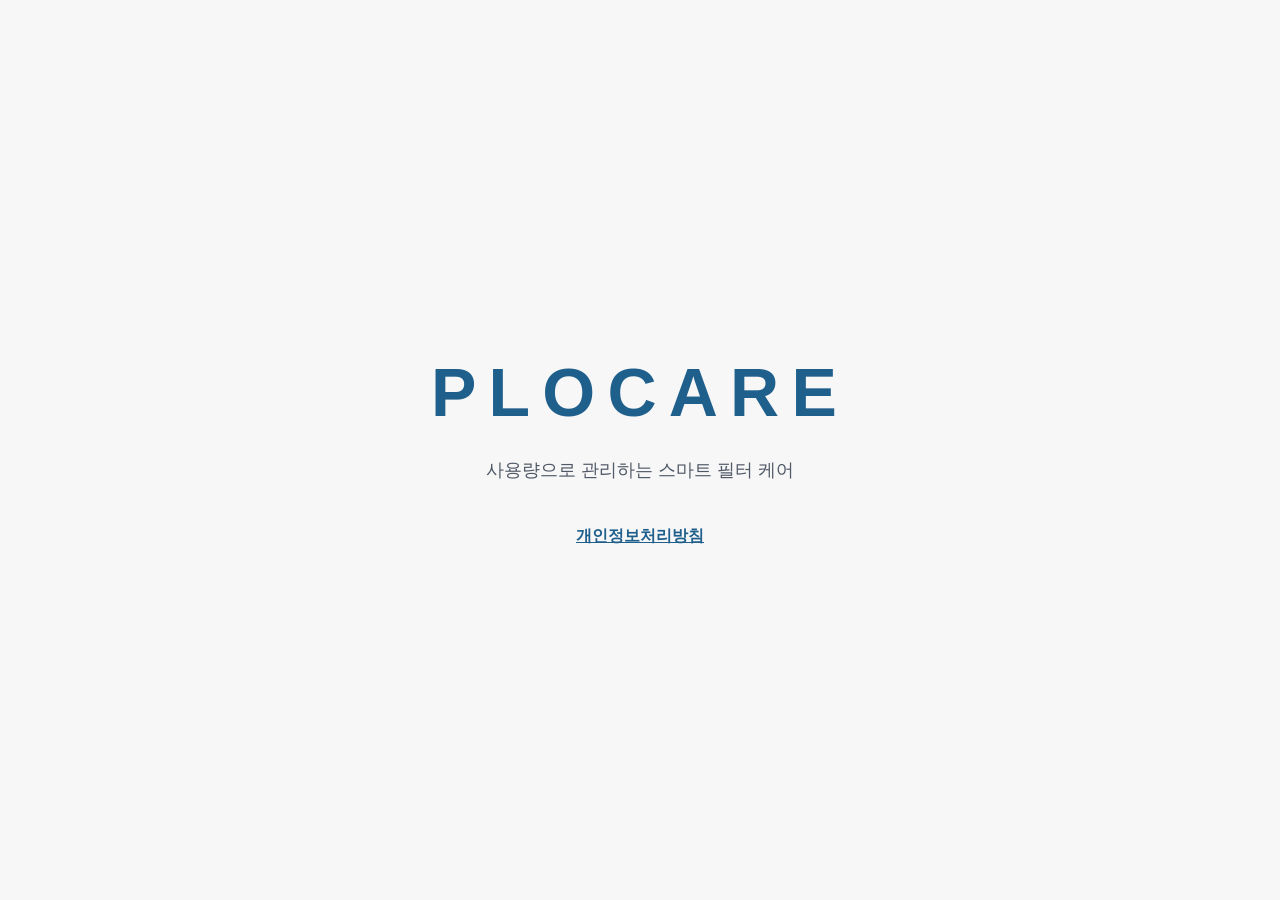
<file: docs/index.html>
<!doctype html>
<html lang="ko">
<head>
  <meta charset="utf-8">
  <meta name="viewport" content="width=device-width, initial-scale=1">
  <meta name="description" content="PloCare - 사용량으로 관리하는 스마트 필터 케어">
  <title>PloCare</title>
  <link rel="icon" type="image/svg+xml" href="./favicon.svg?v=3">
  <link rel="icon" type="image/png" sizes="32x32" href="./favicon.png?v=3">
  <link rel="icon" type="image/png" sizes="16x16" href="./favicon-16.png?v=3">
  <link rel="shortcut icon" href="./favicon.ico?v=3">
  <link rel="apple-touch-icon" href="./apple-touch-icon.png?v=3">
  <style>
    :root {
      color-scheme: light;
      font-family: -apple-system, BlinkMacSystemFont, "Segoe UI", sans-serif;
      background: #f7f7f8;
      color: #1f2927;
    }
    body {
      min-height: 100vh;
      margin: 0;
      display: grid;
      place-items: center;
    }
    main {
      width: min(680px, calc(100% - 48px));
      text-align: center;
    }
    h1 {
      margin: 0;
      font-size: clamp(42px, 10vw, 68px);
      letter-spacing: 0.18em;
      color: #1f5f8b;
    }
    p {
      margin: 24px 0 40px;
      color: #505966;
      font-size: 18px;
      line-height: 1.7;
    }
    a {
      color: #1f5f8b;
      font-weight: 600;
    }
  </style>
</head>
<body>
  <main>
    <h1>PLOCARE</h1>
    <p>사용량으로 관리하는 스마트 필터 케어</p>
    <a href="privacy.html">개인정보처리방침</a>
  </main>
</body>
</html>
</file>
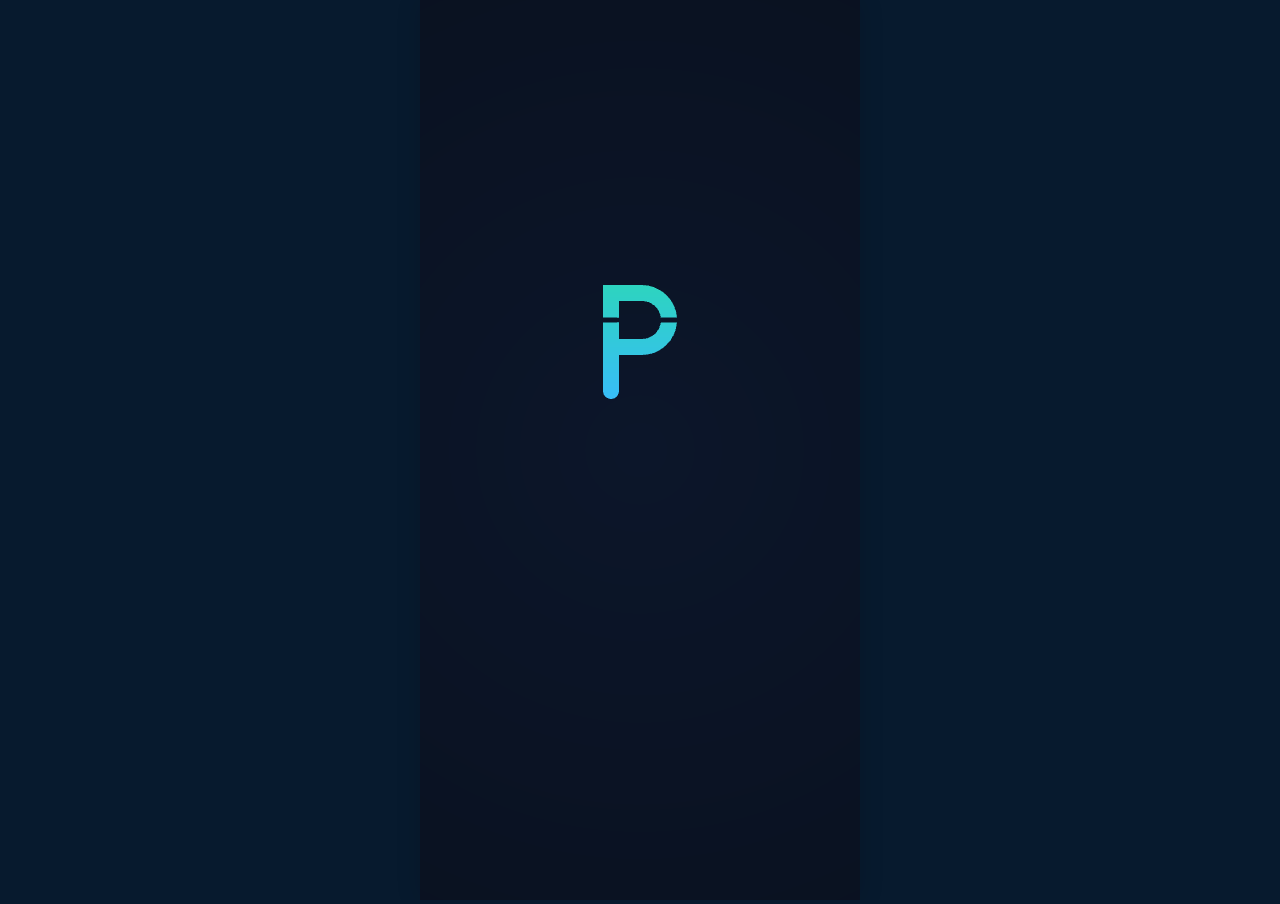
<file: docs/demo/index.html>
<!DOCTYPE html>
<html lang="ko">
<head>
    <meta charset="UTF-8">
    <meta name="viewport" content="width=device-width, initial-scale=1.0">
    <title>PloCare</title>
    <link rel="stylesheet" href="styles.css">
</head>
<body>
    <main id="webApp"></main>
    <script src="webApp.js"></script>
</body>
</html>
</file>
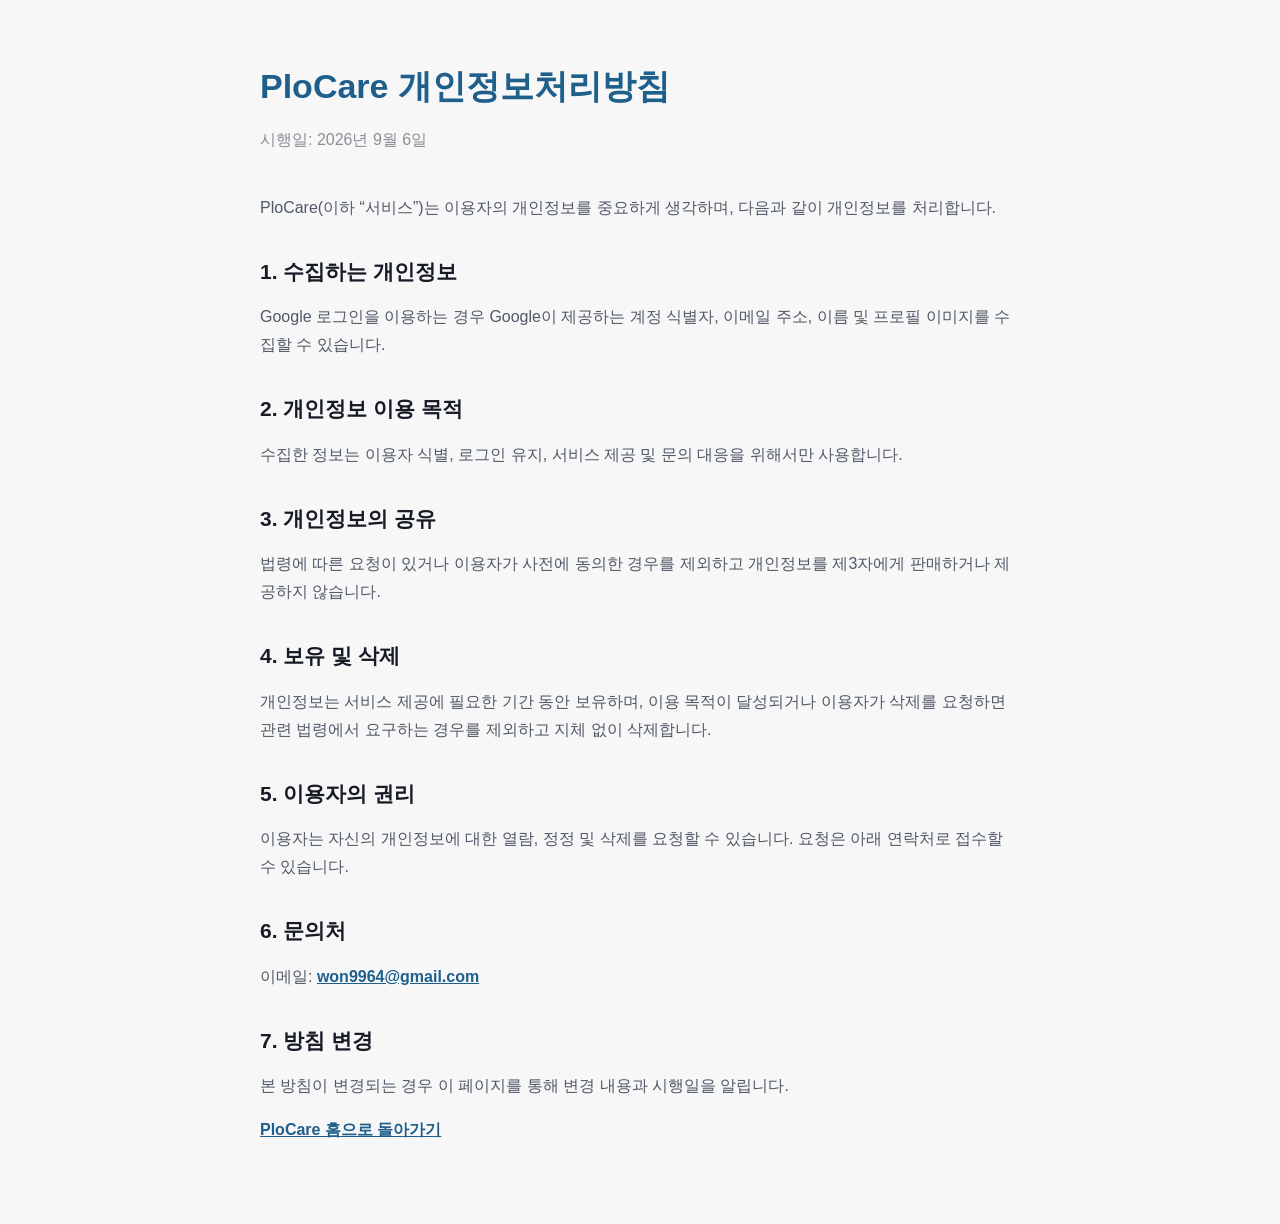
<file: docs/privacy.html>
<!doctype html>
<html lang="ko">
<head>
  <meta charset="utf-8">
  <meta name="viewport" content="width=device-width, initial-scale=1">
  <meta name="description" content="PloCare 개인정보처리방침">
  <title>개인정보처리방침 | PloCare</title>
  <link rel="icon" type="image/svg+xml" href="./favicon.svg?v=3">
  <link rel="icon" type="image/png" sizes="32x32" href="./favicon.png?v=3">
  <link rel="icon" type="image/png" sizes="16x16" href="./favicon-16.png?v=3">
  <link rel="shortcut icon" href="./favicon.ico?v=3">
  <link rel="apple-touch-icon" href="./apple-touch-icon.png?v=3">
  <style>
    :root {
      color-scheme: light;
      font-family: -apple-system, BlinkMacSystemFont, "Segoe UI", sans-serif;
      background: #f7f7f8;
      color: #1f2927;
    }
    body {
      margin: 0;
    }
    main {
      width: min(760px, calc(100% - 40px));
      margin: 0 auto;
      padding: 64px 0;
    }
    h1 {
      margin: 0 0 12px;
      font-size: 34px;
      color: #1f5f8b;
    }
    h2 {
      margin-top: 36px;
      font-size: 21px;
      color: #171b25;
    }
    p, li {
      color: #505966;
      line-height: 1.75;
    }
    a {
      color: #1f5f8b;
      font-weight: 600;
    }
    .date {
      margin-bottom: 40px;
      color: #898f95;
    }
  </style>
</head>
<body>
  <main>
    <h1>PloCare 개인정보처리방침</h1>
    <p class="date">시행일: 2026년 9월 6일</p>

    <p>PloCare(이하 “서비스”)는 이용자의 개인정보를 중요하게 생각하며, 다음과 같이 개인정보를 처리합니다.</p>

    <h2>1. 수집하는 개인정보</h2>
    <p>Google 로그인을 이용하는 경우 Google이 제공하는 계정 식별자, 이메일 주소, 이름 및 프로필 이미지를 수집할 수 있습니다.</p>

    <h2>2. 개인정보 이용 목적</h2>
    <p>수집한 정보는 이용자 식별, 로그인 유지, 서비스 제공 및 문의 대응을 위해서만 사용합니다.</p>

    <h2>3. 개인정보의 공유</h2>
    <p>법령에 따른 요청이 있거나 이용자가 사전에 동의한 경우를 제외하고 개인정보를 제3자에게 판매하거나 제공하지 않습니다.</p>

    <h2>4. 보유 및 삭제</h2>
    <p>개인정보는 서비스 제공에 필요한 기간 동안 보유하며, 이용 목적이 달성되거나 이용자가 삭제를 요청하면 관련 법령에서 요구하는 경우를 제외하고 지체 없이 삭제합니다.</p>

    <h2>5. 이용자의 권리</h2>
    <p>이용자는 자신의 개인정보에 대한 열람, 정정 및 삭제를 요청할 수 있습니다. 요청은 아래 연락처로 접수할 수 있습니다.</p>

    <h2>6. 문의처</h2>
    <p>이메일: <a href="mailto:won9964@gmail.com">won9964@gmail.com</a></p>

    <h2>7. 방침 변경</h2>
    <p>본 방침이 변경되는 경우 이 페이지를 통해 변경 내용과 시행일을 알립니다.</p>

    <p><a href="index.html">PloCare 홈으로 돌아가기</a></p>
  </main>
</body>
</html>
</file>
<file: docs/demo/styles.css>
html,
body {
    width: 100%;
    height: 100%;
    margin: 0;
    overflow: hidden;
    background: #071a2e;
}

body {
    display: flex;
    justify-content: center;
}

#webApp {
    width: min(100%, 440px);
    height: 100%;
    box-shadow: 0 0 24px rgb(0 0 0 / 12%);
}
</file>
